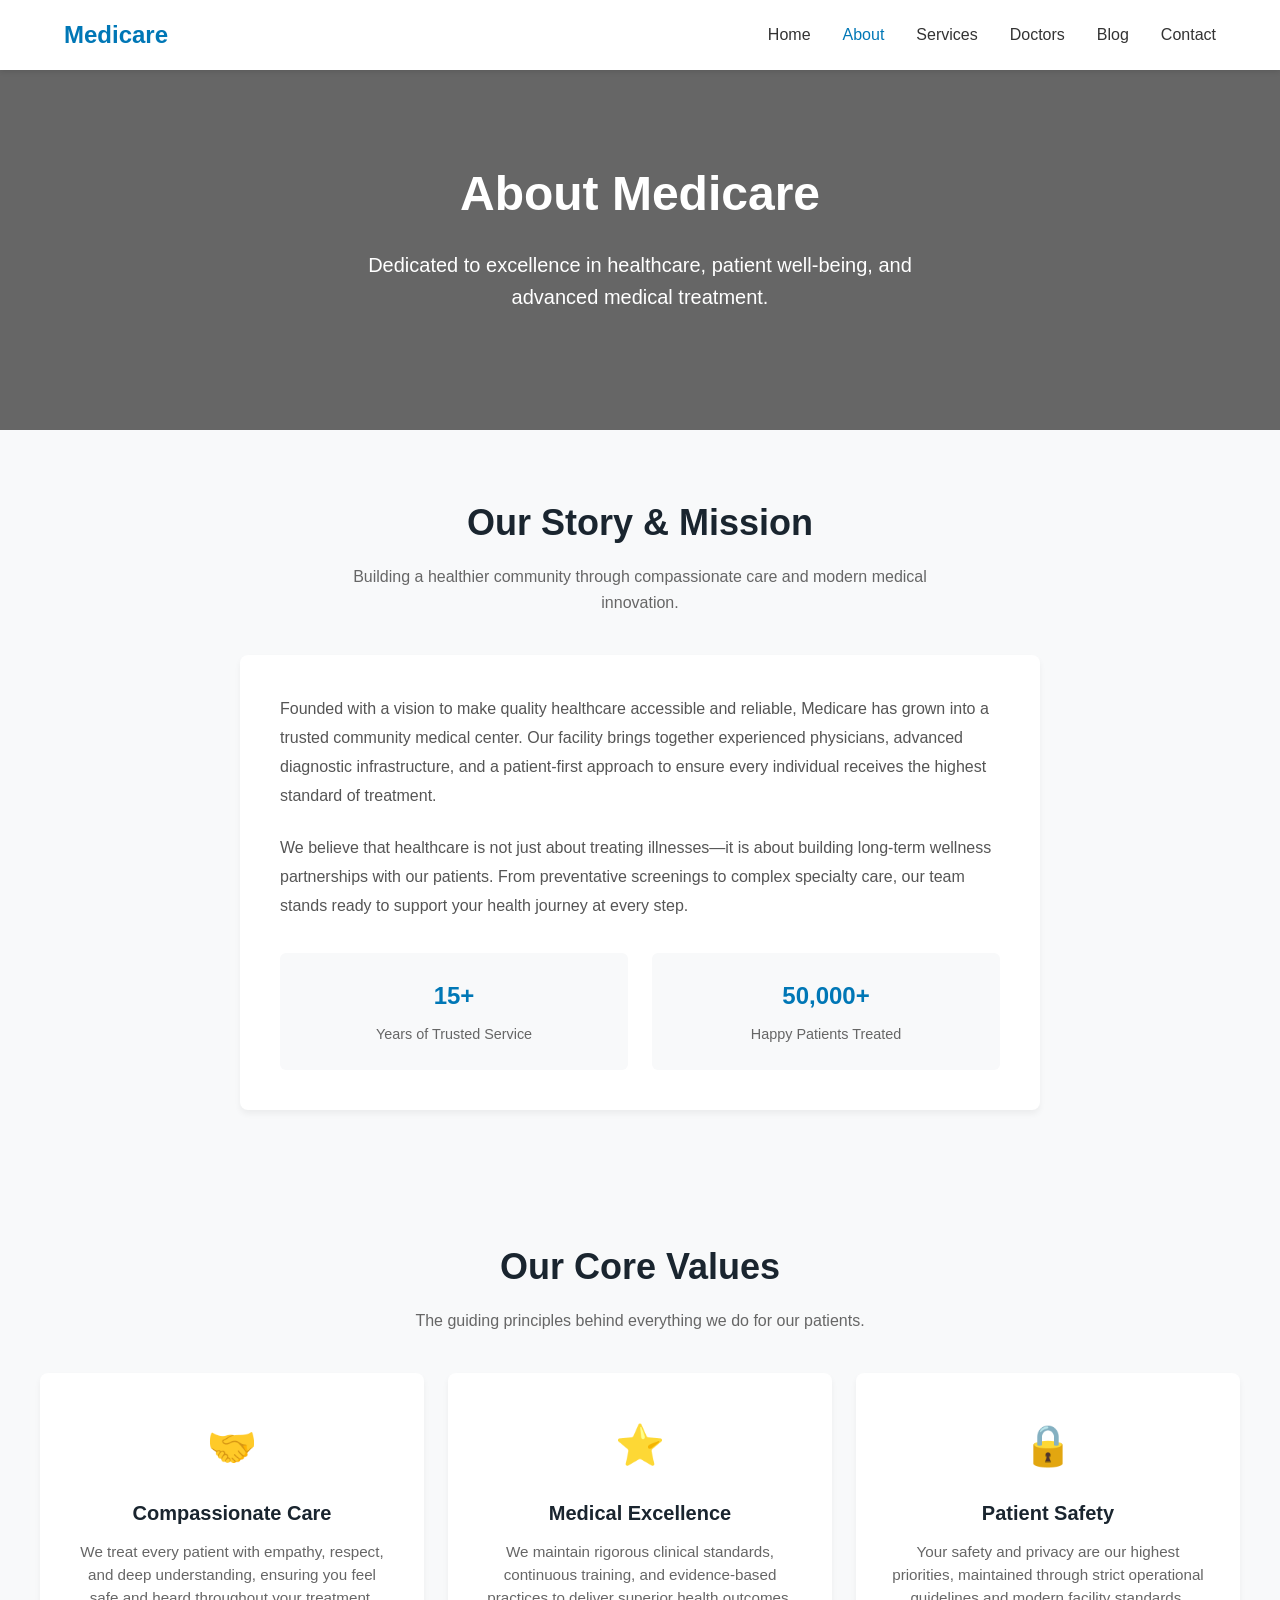
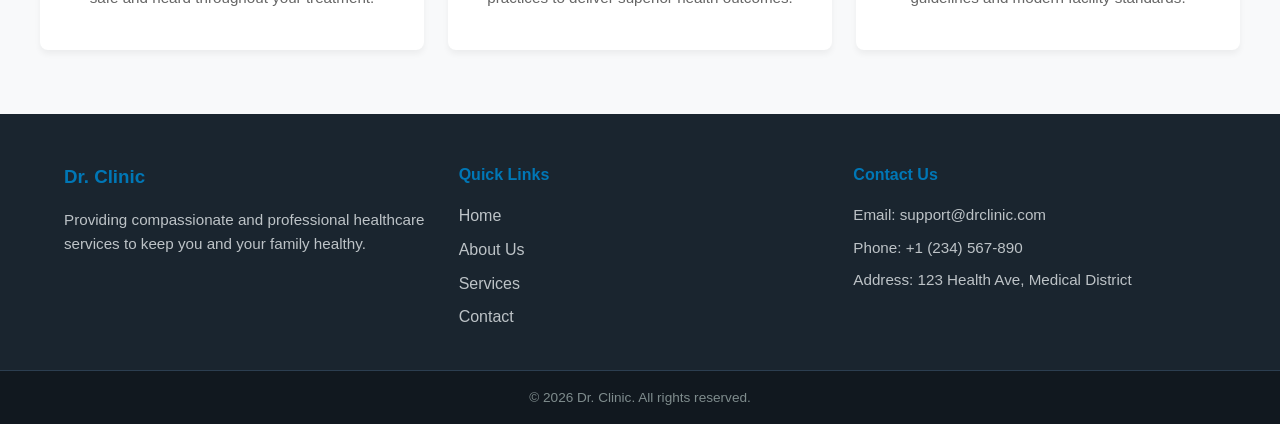
<file: about.html>
<!DOCTYPE html>
<html lang="en">
<head>
    <meta charset="UTF-8">
    <meta name="viewport" content="width=device-width, initial-scale=1.0">
    <title>About Us - Medicare</title>
    <link rel="stylesheet" href="style.css">
</head>
<body>

    <!-- Header / Navigation -->
    <header class="site-header">
        <div class="header-container">
            <div class="logo">
                <a href="index.html">Medicare</a>
            </div>
            <button class="menu-toggle" id="menuToggle" aria-label="Toggle navigation">
                <span></span>
                <span></span>
                <span></span>
            </button>
            <nav class="nav-menu" id="navMenu">
                <ul class="nav-list">
                    <li><a href="index.html">Home</a></li>
                    <li><a href="about.html" style="color: #0077b6;">About</a></li>
                    <li><a href="services.html">Services</a></li>
                    <li><a href="doctors.html">Doctors</a></li>
                    <li><a href="blog.html">Blog</a></li>
                    <li><a href="contact.html">Contact</a></li>
                </ul>
            </nav>
        </div>
    </header>

    <!-- Page Banner -->
    <section class="banner-container" style="min-height: 40vh;">
        <div class="banner-content">
            <h1>About Medicare</h1>
            <p>Dedicated to excellence in healthcare, patient well-being, and advanced medical treatment.</p>
        </div>
    </section>

    <!-- About Story Section -->
    <section class="why-choose-us">
        <div class="container">
            <div class="section-header">
                <h2>Our Story & Mission</h2>
                <p>Building a healthier community through compassionate care and modern medical innovation.</p>
            </div>

            <div style="max-width: 800px; margin: 0 auto; background: #ffffff; padding: 2.5rem; border-radius: 8px; box-shadow: 0 4px 6px rgba(0, 0, 0, 0.05);">
                <p style="font-size: 1rem; color: #555; line-height: 1.8; margin-bottom: 1.5rem;">
                    Founded with a vision to make quality healthcare accessible and reliable, Medicare has grown into a trusted community medical center. Our facility brings together experienced physicians, advanced diagnostic infrastructure, and a patient-first approach to ensure every individual receives the highest standard of treatment.
                </p>
                <p style="font-size: 1rem; color: #555; line-height: 1.8; margin-bottom: 1.5rem;">
                    We believe that healthcare is not just about treating illnesses—it is about building long-term wellness partnerships with our patients. From preventative screenings to complex specialty care, our team stands ready to support your health journey at every step.
                </p>
                <div style="display: grid; grid-template-columns: 1fr 1fr; gap: 1.5rem; margin-top: 2rem; text-align: center;">
                    <div style="background: #f8f9fa; padding: 1.5rem; border-radius: 6px;">
                        <h3 style="color: #0077b6; font-size: 1.5rem; margin-bottom: 0.5rem;">15+</h3>
                        <p style="font-size: 0.9rem; color: #666; margin: 0;">Years of Trusted Service</p>
                    </div>
                    <div style="background: #f8f9fa; padding: 1.5rem; border-radius: 6px;">
                        <h3 style="color: #0077b6; font-size: 1.5rem; margin-bottom: 0.5rem;">50,000+</h3>
                        <p style="font-size: 0.9rem; color: #666; margin: 0;">Happy Patients Treated</p>
                    </div>
                </div>
            </div>
        </div>
    </section>

    <!-- Core Values Section -->
    <section class="services-section">
        <div class="container">
            <div class="section-header">
                <h2>Our Core Values</h2>
                <p>The guiding principles behind everything we do for our patients.</p>
            </div>

            <div class="features-grid">
                <div class="feature-card">
                    <div class="icon-box">🤝</div>
                    <h3>Compassionate Care</h3>
                    <p>We treat every patient with empathy, respect, and deep understanding, ensuring you feel safe and heard throughout your treatment.</p>
                </div>
                <div class="feature-card">
                    <div class="icon-box">⭐</div>
                    <h3>Medical Excellence</h3>
                    <p>We maintain rigorous clinical standards, continuous training, and evidence-based practices to deliver superior health outcomes.</p>
                </div>
                <div class="feature-card">
                    <div class="icon-box">🔒</div>
                    <h3>Patient Safety</h3>
                    <p>Your safety and privacy are our highest priorities, maintained through strict operational guidelines and modern facility standards.</p>
                </div>
            </div>
        </div>
    </section>

    <!-- Footer -->
     <footer class="site-footer" id="contact">
        <div class="footer-container">
            <!-- About Section -->
            <div class="footer-col">
                <h3>Dr. Clinic</h3>
                <p>Providing compassionate and professional healthcare services to keep you and your family healthy.</p>
            </div>

            <!-- Quick Links -->
            <div class="footer-col">
                <h4>Quick Links</h4>
                <ul>
                    <li><a href="#home">Home</a></li>
                    <li><a href="#about">About Us</a></li>
                    <li><a href="#services">Services</a></li>
                    <li><a href="#contact">Contact</a></li>
                </ul>
            </div>

            <!-- Contact Info -->
            <div class="footer-col">
                <h4>Contact Us</h4>
                <p>Email: support@drclinic.com</p>
                <p>Phone: +1 (234) 567-890</p>
                <p>Address: 123 Health Ave, Medical District</p>
            </div>
        </div>

        <div class="footer-bottom">
            <p>&copy; 2026 Dr. Clinic. All rights reserved.</p>
        </div>
    </footer>

    <script src="script.js"></script>
</body>
</html>
</file>
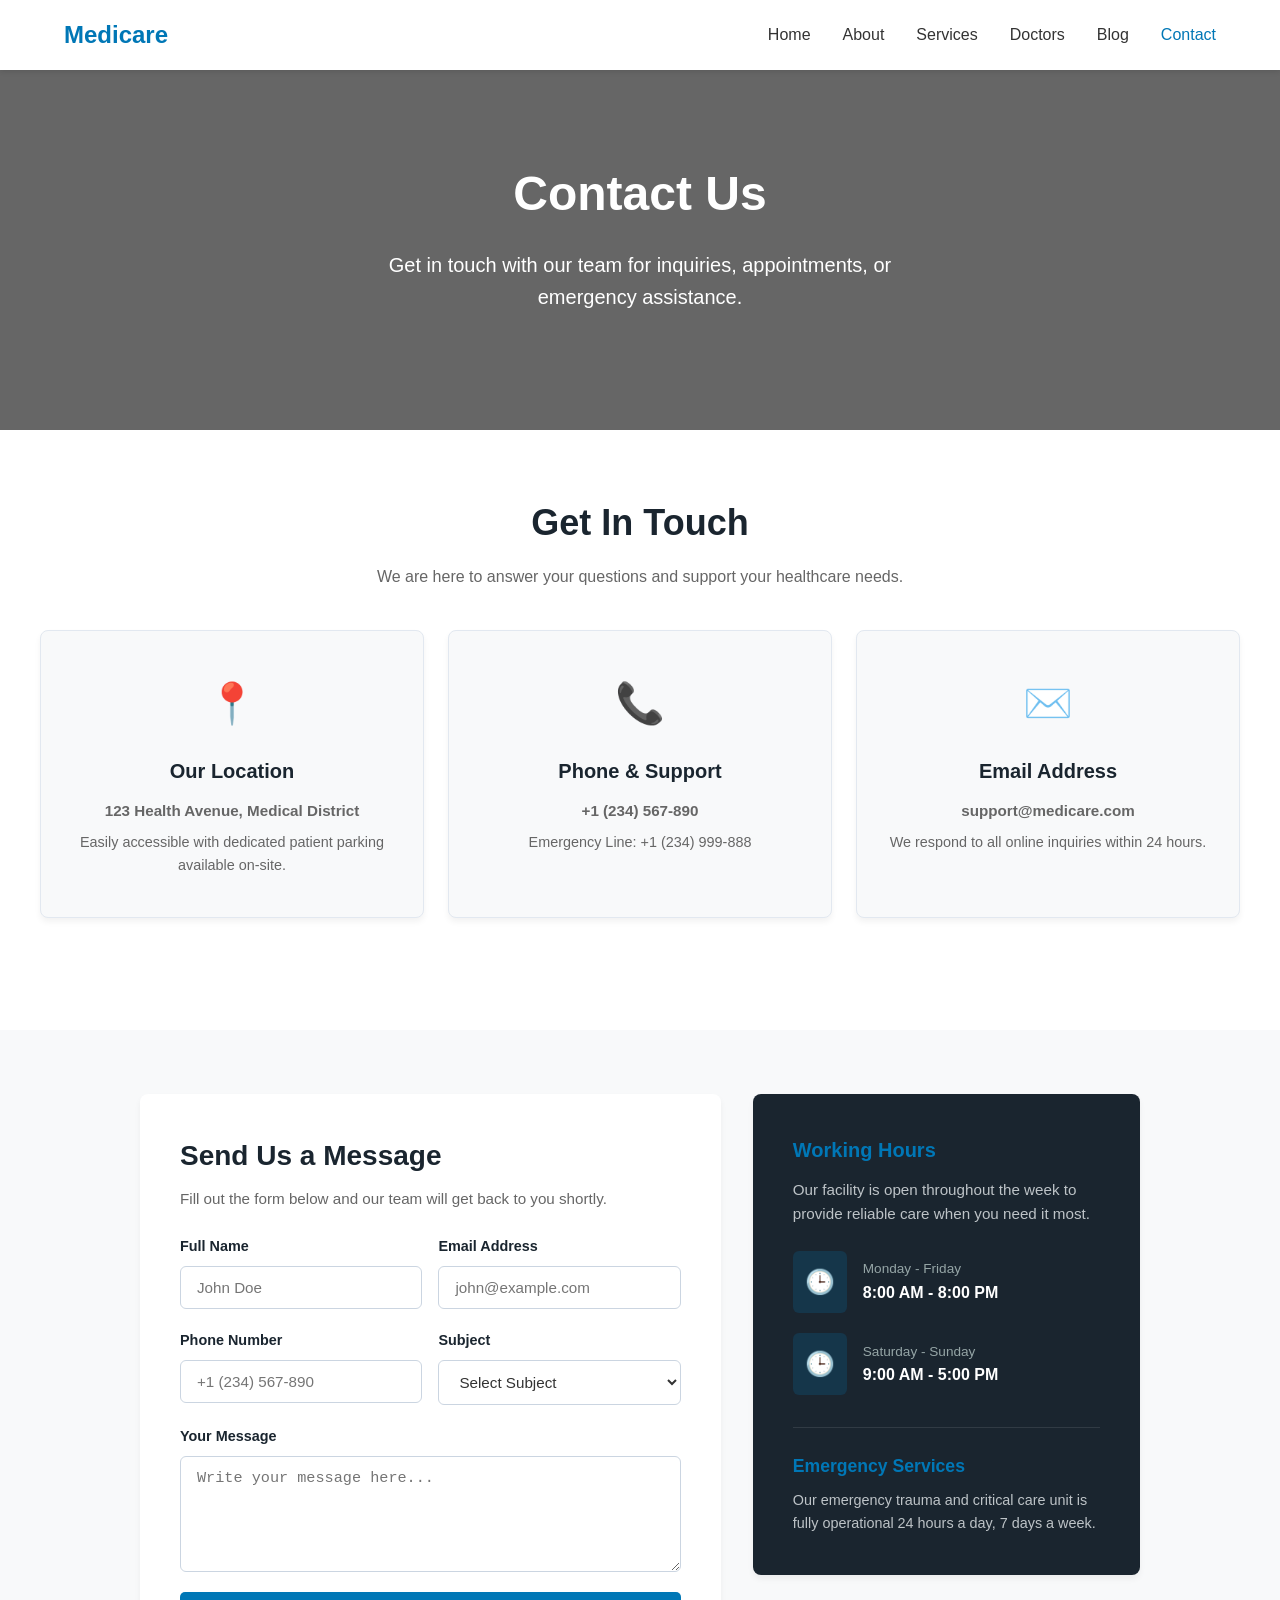
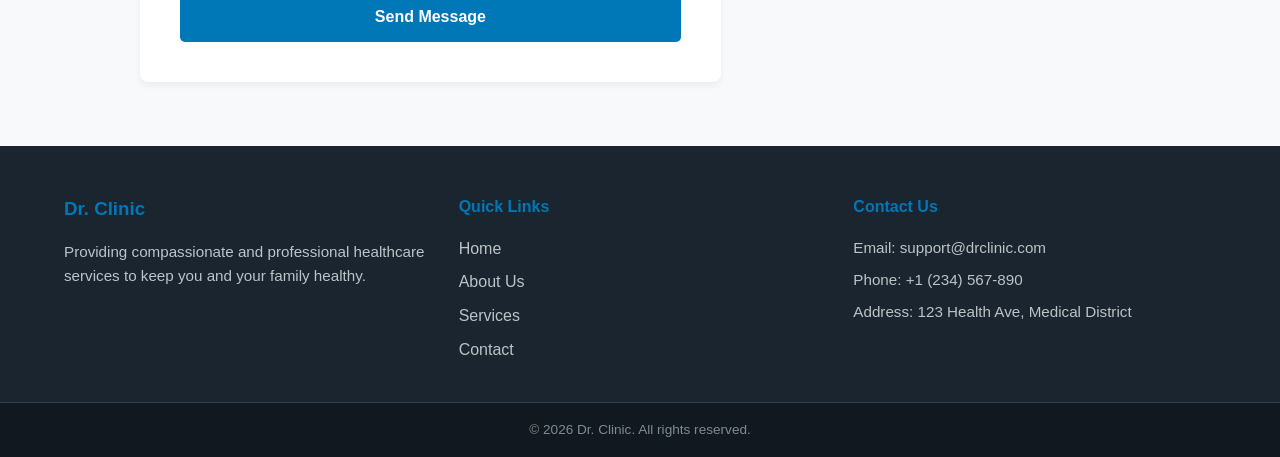
<file: contact.html>
<!DOCTYPE html>
<html lang="en">
<head>
    <meta charset="UTF-8">
    <meta name="viewport" content="width=device-width, initial-scale=1.0">
    <title>Contact Us - Medicare</title>
    <link rel="stylesheet" href="style.css">
</head>
<body>

    <!-- Header / Navigation -->
    <header class="site-header">
        <div class="header-container">
            <div class="logo">
                <a href="index.html">Medicare</a>
            </div>
            <button class="menu-toggle" id="menuToggle" aria-label="Toggle navigation">
                <span></span>
                <span></span>
                <span></span>
            </button>
            <nav class="nav-menu" id="navMenu">
                <ul class="nav-list">
                    <li><a href="index.html">Home</a></li>
                    <li><a href="about.html">About</a></li>
                    <li><a href="services.html">Services</a></li>
                    <li><a href="doctors.html">Doctors</a></li>
                    <li><a href="blog.html">Blog</a></li>
                    <li><a href="contact.html" style="color: #0077b6;">Contact</a></li>
                </ul>
            </nav>
        </div>
    </header>

    <!-- Page Banner -->
    <section class="banner-container" style="min-height: 40vh;">
        <div class="banner-content">
            <h1>Contact Us</h1>
            <p>Get in touch with our team for inquiries, appointments, or emergency assistance.</p>
        </div>
    </section>

    <!-- Visit Clinic & Info Cards -->
    <section class="visit-section">
        <div class="container">
            <div class="section-header">
                <h2>Get In Touch</h2>
                <p>We are here to answer your questions and support your healthcare needs.</p>
            </div>

            <div class="visit-grid" style="margin-bottom: 3rem;">
                <!-- Location Card -->
                <div class="visit-card">
                    <div class="visit-icon">📍</div>
                    <h3>Our Location</h3>
                    <p class="address-text">123 Health Avenue, Medical District</p>
                    <p style="margin-top: 0.5rem; font-size: 0.9rem;">Easily accessible with dedicated patient parking available on-site.</p>
                </div>

                <!-- Phone Card -->
                <div class="visit-card">
                    <div class="visit-icon">📞</div>
                    <h3>Phone & Support</h3>
                    <p class="address-text">+1 (234) 567-890</p>
                    <p style="margin-top: 0.5rem; font-size: 0.9rem;">Emergency Line: +1 (234) 999-888</p>
                </div>

                <!-- Email Card -->
                <div class="visit-card">
                    <div class="visit-icon">✉️</div>
                    <h3>Email Address</h3>
                    <p class="address-text">support@medicare.com</p>
                    <p style="margin-top: 0.5rem; font-size: 0.9rem;">We respond to all online inquiries within 24 hours.</p>
                </div>
            </div>
        </div>
    </section>

    <!-- Contact Form Section -->
    <section class="booking-section" style="background-color: #f8f9fa;">
        <div class="booking-wrapper">
            <!-- Contact Form -->
            <div class="booking-form-container">
                <div style="margin-bottom: 1.5rem;">
                    <h2 style="font-size: 1.75rem; color: #1a252f; margin-bottom: 0.5rem;">Send Us a Message</h2>
                    <p style="font-size: 0.95rem; color: #666;">Fill out the form below and our team will get back to you shortly.</p>
                </div>
                
                <form class="appointment-form" action="#" method="POST">
                    <div class="form-row">
                        <div class="form-group">
                            <label for="name">Full Name</label>
                            <input type="text" id="name" name="name" placeholder="John Doe" required>
                        </div>
                        <div class="form-group">
                            <label for="email">Email Address</label>
                            <input type="email" id="email" name="email" placeholder="john@example.com" required>
                        </div>
                    </div>

                    <div class="form-row">
                        <div class="form-group">
                            <label for="phone">Phone Number</label>
                            <input type="tel" id="phone" name="phone" placeholder="+1 (234) 567-890" required>
                        </div>
                        <div class="form-group">
                            <label for="subject">Subject</label>
                            <select id="subject" name="subject" required>
                                <option value="" disabled selected>Select Subject</option>
                                <option value="general">General Inquiry</option>
                                <option value="appointment">Appointment Assistance</option>
                                <option value="billing">Billing & Insurance</option>
                                <option value="feedback">Feedback</option>
                            </select>
                        </div>
                    </div>

                    <div class="form-group">
                        <label for="message">Your Message</label>
                        <textarea id="message" name="message" rows="5" placeholder="Write your message here..." required></textarea>
                    </div>

                    <button type="submit" class="btn-primary form-submit-btn">Send Message</button>
                </form>
            </div>

            <!-- Side Info Card -->
            <div class="booking-info-card">
                <h3>Working Hours</h3>
                <p>Our facility is open throughout the week to provide reliable care when you need it most.</p>
                
                <div class="info-contact-item">
                    <div class="info-icon">🕒</div>
                    <div>
                        <span class="info-label">Monday - Friday</span>
                        <span class="info-value">8:00 AM - 8:00 PM</span>
                    </div>
                </div>

                <div class="info-contact-item">
                    <div class="info-icon">🕒</div>
                    <div>
                        <span class="info-label">Saturday - Sunday</span>
                        <span class="info-value">9:00 AM - 5:00 PM</span>
                    </div>
                </div>

                <div style="margin-top: 2rem; border-top: 1px solid rgba(255,255,255,0.1); padding-top: 1.5rem;">
                    <h3 style="font-size: 1.1rem; margin-bottom: 0.5rem; color: #0077b6;">Emergency Services</h3>
                    <p style="font-size: 0.9rem; color: #bdc3c7; margin-bottom: 0;">Our emergency trauma and critical care unit is fully operational 24 hours a day, 7 days a week.</p>
                </div>
            </div>
        </div>
    </section>

    <!-- Footer -->
    <footer class="site-footer" id="contact">
        <div class="footer-container">
            <!-- About Section -->
            <div class="footer-col">
                <h3>Dr. Clinic</h3>
                <p>Providing compassionate and professional healthcare services to keep you and your family healthy.</p>
            </div>

            <!-- Quick Links -->
            <div class="footer-col">
                <h4>Quick Links</h4>
                <ul>
                    <li><a href="#home">Home</a></li>
                    <li><a href="#about">About Us</a></li>
                    <li><a href="#services">Services</a></li>
                    <li><a href="#contact">Contact</a></li>
                </ul>
            </div>

            <!-- Contact Info -->
            <div class="footer-col">
                <h4>Contact Us</h4>
                <p>Email: support@drclinic.com</p>
                <p>Phone: +1 (234) 567-890</p>
                <p>Address: 123 Health Ave, Medical District</p>
            </div>
        </div>

        <div class="footer-bottom">
            <p>&copy; 2026 Dr. Clinic. All rights reserved.</p>
        </div>
    </footer>

    <script src="script.js"></script>
</body>
</html>
</file>
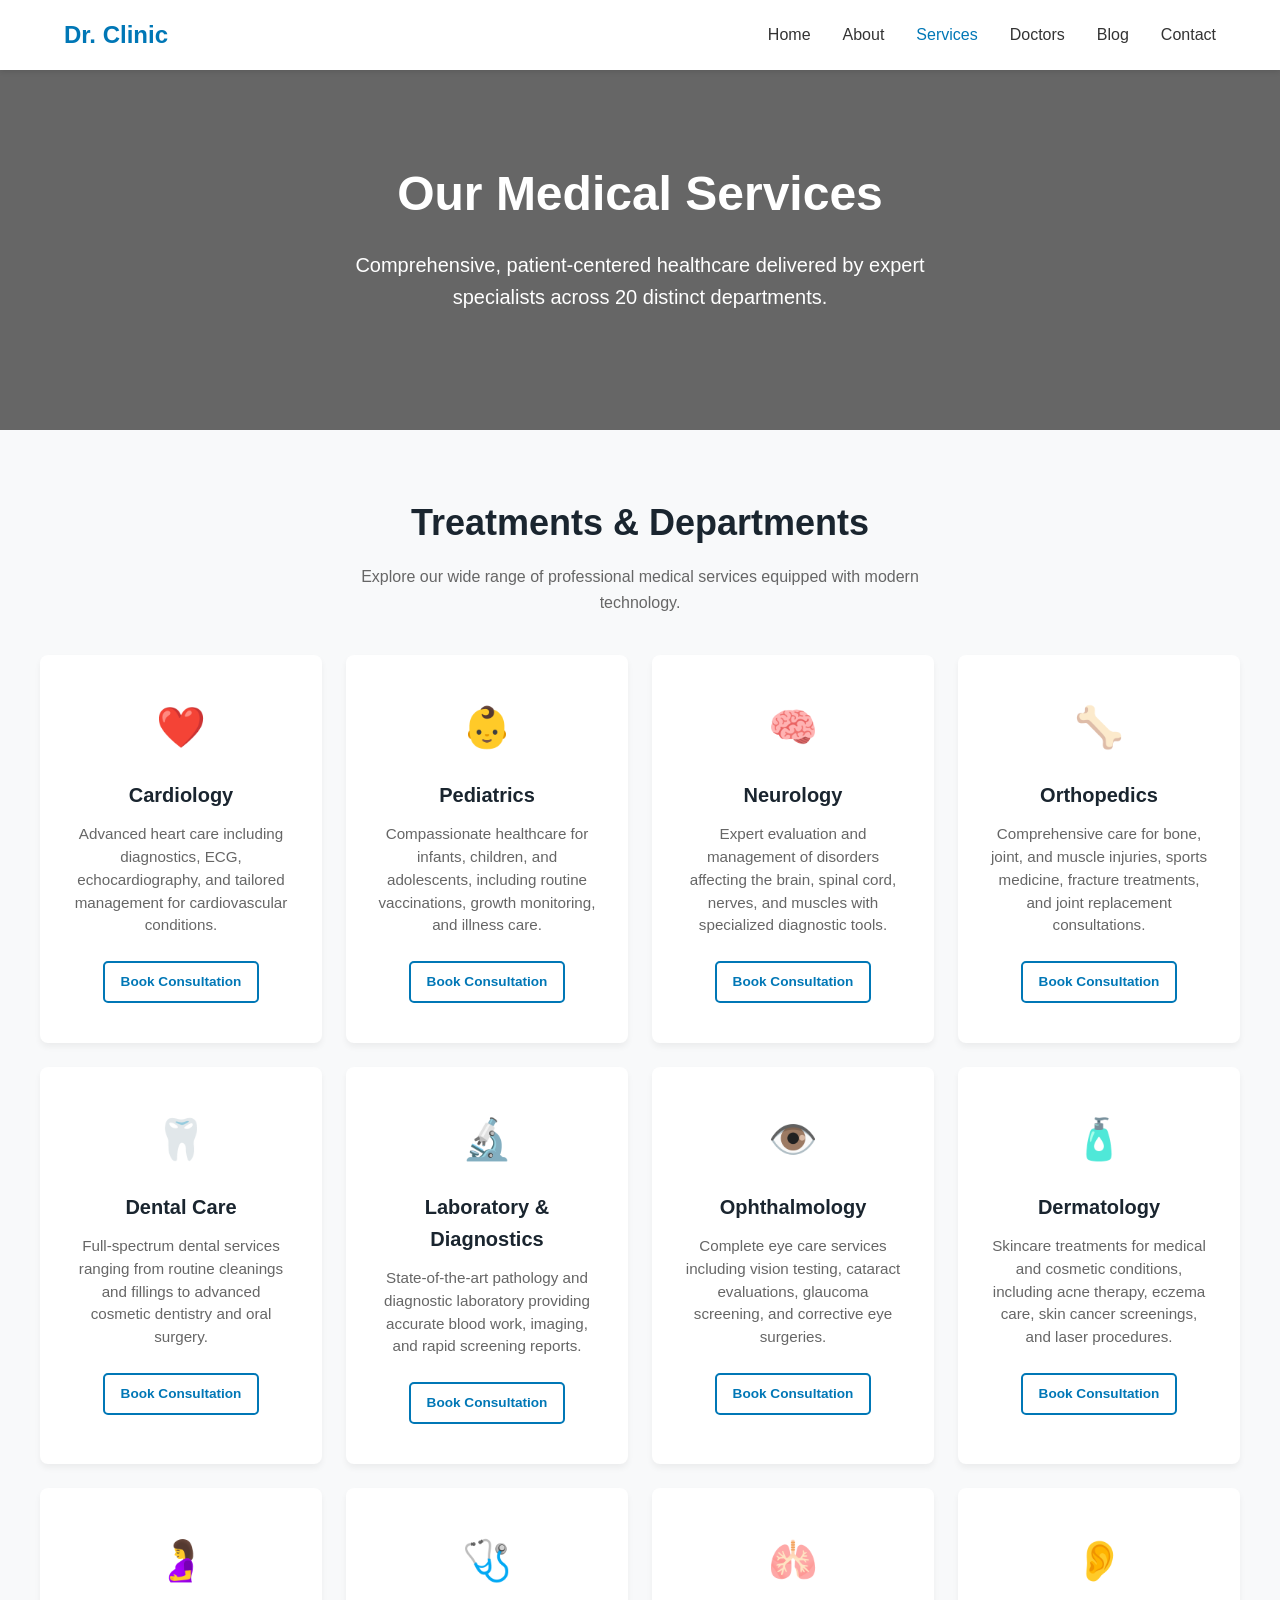
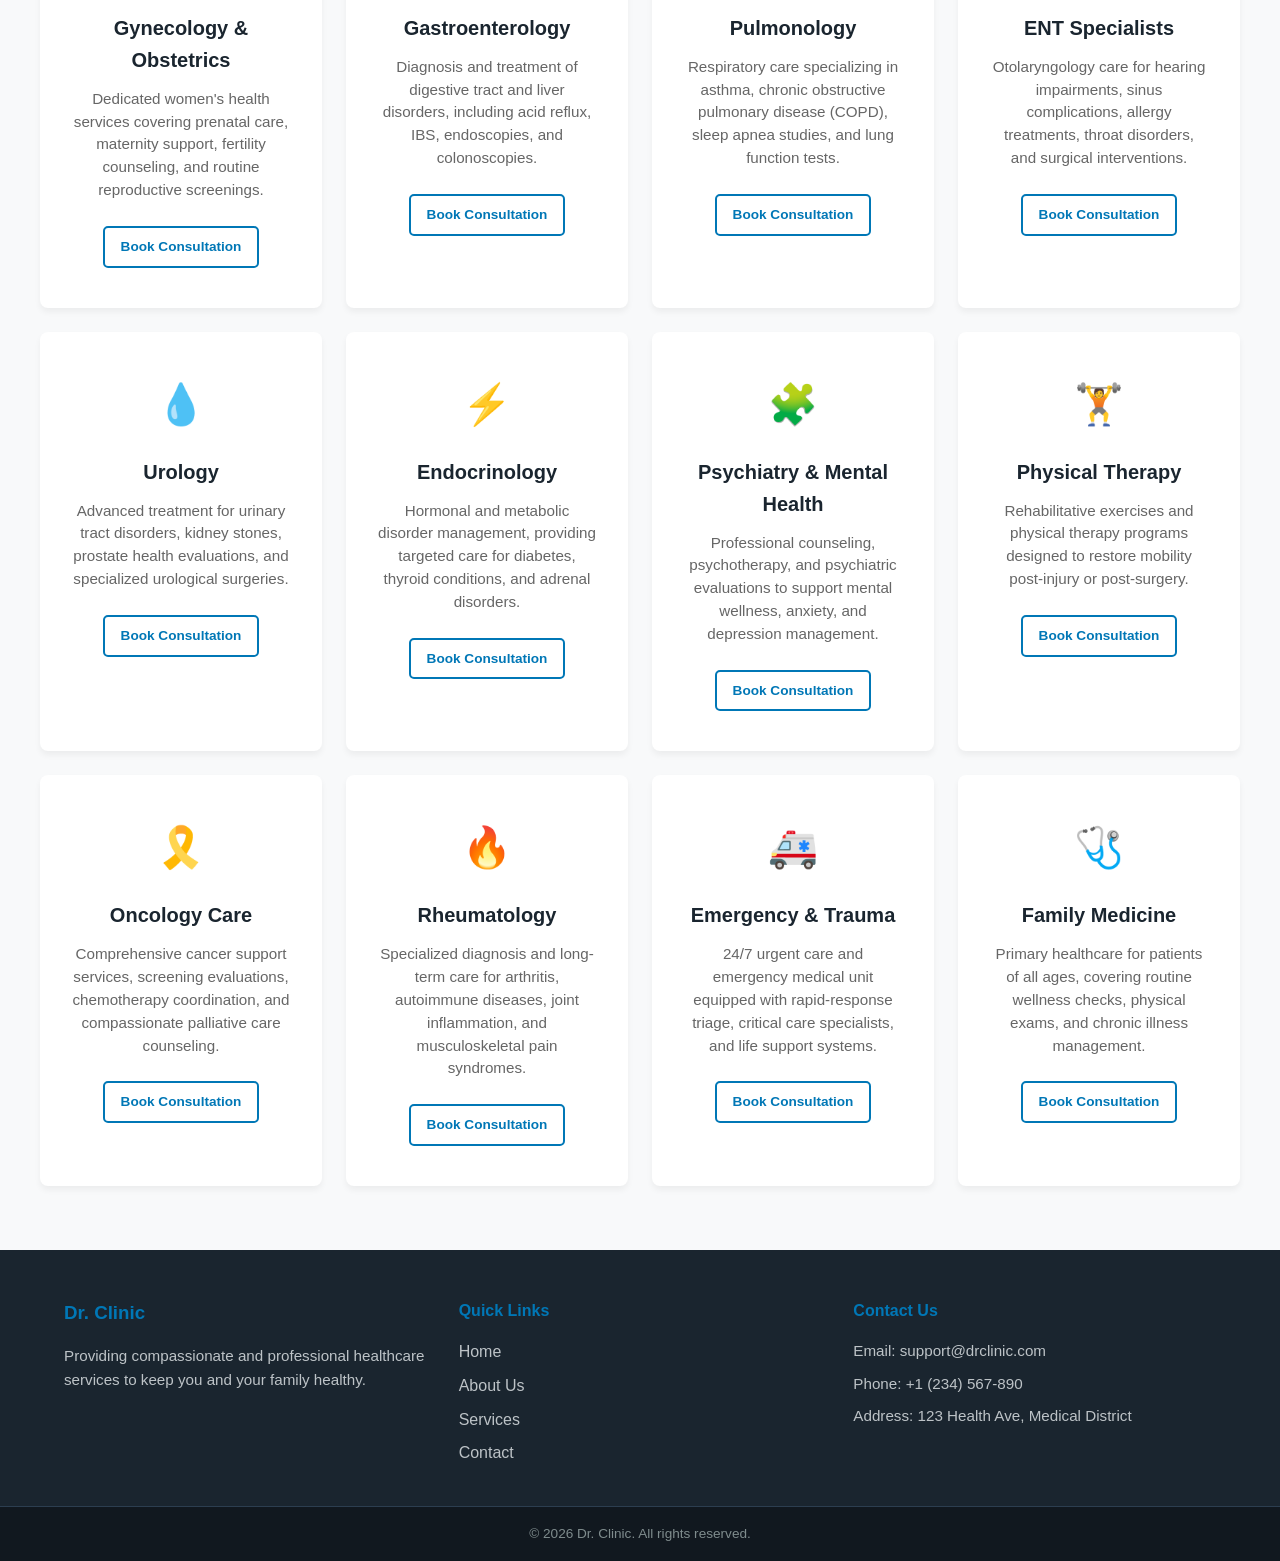
<file: services.html>
<!DOCTYPE html>
<html lang="en">
<head>
    <meta charset="UTF-8">
    <meta name="viewport" content="width=device-width, initial-scale=1.0">
    <title>Our Medical Services - Dr. Clinic</title>
    <link rel="stylesheet" href="style.css">
</head>
<body>

    <!-- Header / Navigation -->
    <header class="site-header">
        <div class="header-container">
            <div class="logo">
                <a href="index.html">Dr. Clinic</a>
            </div>
            <button class="menu-toggle" id="menuToggle" aria-label="Toggle navigation">
                <span></span>
                <span></span>
                <span></span>
            </button>
            <nav class="nav-menu" id="navMenu">
                <ul class="nav-list">
                    <li><a href="index.html">Home</a></li>
                    <li><a href="about.html">About</a></li>
                    <li><a href="services.html" style="color: #0077b6;">Services</a></li>
                    <li><a href="doctors.html">Doctors</a></li>
                    <li><a href="blog.html">Blog</a></li>
                    <li><a href="contact.html">Contact</a></li>
                </ul>
            </nav>
        </div>
    </header>

    <!-- Page Banner -->
    <section class="banner-container" style="min-height: 40vh;">
        <div class="banner-content">
            <h1>Our Medical Services</h1>
            <p>Comprehensive, patient-centered healthcare delivered by expert specialists across 20 distinct departments.</p>
        </div>
    </section>

    <!-- Detailed Services Section -->
    <section class="services-section">
        <div class="container">
            <div class="section-header">
                <h2>Treatments & Departments</h2>
                <p>Explore our wide range of professional medical services equipped with modern technology.</p>
            </div>

            <div class="services-grid">
                <!-- 1. Cardiology -->
                <div class="service-card">
                    <div class="service-icon">❤️</div>
                    <h3>Cardiology</h3>
                    <p>Advanced heart care including diagnostics, ECG, echocardiography, and tailored management for cardiovascular conditions.</p>
                    <div style="margin-top: 1.5rem;">
                        <a href="contact.html" class="btn-secondary" style="padding: 0.5rem 1rem; font-size: 0.85rem;">Book Consultation</a>
                    </div>
                </div>

                <!-- 2. Pediatrics -->
                <div class="service-card">
                    <div class="service-icon">👶</div>
                    <h3>Pediatrics</h3>
                    <p>Compassionate healthcare for infants, children, and adolescents, including routine vaccinations, growth monitoring, and illness care.</p>
                    <div style="margin-top: 1.5rem;">
                        <a href="contact.html" class="btn-secondary" style="padding: 0.5rem 1rem; font-size: 0.85rem;">Book Consultation</a>
                    </div>
                </div>

                <!-- 3. Neurology -->
                <div class="service-card">
                    <div class="service-icon">🧠</div>
                    <h3>Neurology</h3>
                    <p>Expert evaluation and management of disorders affecting the brain, spinal cord, nerves, and muscles with specialized diagnostic tools.</p>
                    <div style="margin-top: 1.5rem;">
                        <a href="contact.html" class="btn-secondary" style="padding: 0.5rem 1rem; font-size: 0.85rem;">Book Consultation</a>
                    </div>
                </div>

                <!-- 4. Orthopedics -->
                <div class="service-card">
                    <div class="service-icon">🦴</div>
                    <h3>Orthopedics</h3>
                    <p>Comprehensive care for bone, joint, and muscle injuries, sports medicine, fracture treatments, and joint replacement consultations.</p>
                    <div style="margin-top: 1.5rem;">
                        <a href="contact.html" class="btn-secondary" style="padding: 0.5rem 1rem; font-size: 0.85rem;">Book Consultation</a>
                    </div>
                </div>

                <!-- 5. Dental Care -->
                <div class="service-card">
                    <div class="service-icon">🦷</div>
                    <h3>Dental Care</h3>
                    <p>Full-spectrum dental services ranging from routine cleanings and fillings to advanced cosmetic dentistry and oral surgery.</p>
                    <div style="margin-top: 1.5rem;">
                        <a href="contact.html" class="btn-secondary" style="padding: 0.5rem 1rem; font-size: 0.85rem;">Book Consultation</a>
                    </div>
                </div>

                <!-- 6. Laboratory & Diagnostics -->
                <div class="service-card">
                    <div class="service-icon">🔬</div>
                    <h3>Laboratory & Diagnostics</h3>
                    <p>State-of-the-art pathology and diagnostic laboratory providing accurate blood work, imaging, and rapid screening reports.</p>
                    <div style="margin-top: 1.5rem;">
                        <a href="contact.html" class="btn-secondary" style="padding: 0.5rem 1rem; font-size: 0.85rem;">Book Consultation</a>
                    </div>
                </div>

                <!-- 7. Ophthalmology -->
                <div class="service-card">
                    <div class="service-icon">👁️</div>
                    <h3>Ophthalmology</h3>
                    <p>Complete eye care services including vision testing, cataract evaluations, glaucoma screening, and corrective eye surgeries.</p>
                    <div style="margin-top: 1.5rem;">
                        <a href="contact.html" class="btn-secondary" style="padding: 0.5rem 1rem; font-size: 0.85rem;">Book Consultation</a>
                    </div>
                </div>

                <!-- 8. Dermatology -->
                <div class="service-card">
                    <div class="service-icon">🧴</div>
                    <h3>Dermatology</h3>
                    <p>Skincare treatments for medical and cosmetic conditions, including acne therapy, eczema care, skin cancer screenings, and laser procedures.</p>
                    <div style="margin-top: 1.5rem;">
                        <a href="contact.html" class="btn-secondary" style="padding: 0.5rem 1rem; font-size: 0.85rem;">Book Consultation</a>
                    </div>
                </div>

                <!-- 9. Gynecology & Obstetrics -->
                <div class="service-card">
                    <div class="service-icon">🤰</div>
                    <h3>Gynecology & Obstetrics</h3>
                    <p>Dedicated women's health services covering prenatal care, maternity support, fertility counseling, and routine reproductive screenings.</p>
                    <div style="margin-top: 1.5rem;">
                        <a href="contact.html" class="btn-secondary" style="padding: 0.5rem 1rem; font-size: 0.85rem;">Book Consultation</a>
                    </div>
                </div>

                <!-- 10. Gastroenterology -->
                <div class="service-card">
                    <div class="service-icon">🩺</div>
                    <h3>Gastroenterology</h3>
                    <p>Diagnosis and treatment of digestive tract and liver disorders, including acid reflux, IBS, endoscopies, and colonoscopies.</p>
                    <div style="margin-top: 1.5rem;">
                        <a href="contact.html" class="btn-secondary" style="padding: 0.5rem 1rem; font-size: 0.85rem;">Book Consultation</a>
                    </div>
                </div>

                <!-- 11. Pulmonology -->
                <div class="service-card">
                    <div class="service-icon">🫁</div>
                    <h3>Pulmonology</h3>
                    <p>Respiratory care specializing in asthma, chronic obstructive pulmonary disease (COPD), sleep apnea studies, and lung function tests.</p>
                    <div style="margin-top: 1.5rem;">
                        <a href="contact.html" class="btn-secondary" style="padding: 0.5rem 1rem; font-size: 0.85rem;">Book Consultation</a>
                    </div>
                </div>

                <!-- 12. ENT (Ear, Nose & Throat) -->
                <div class="service-card">
                    <div class="service-icon">👂</div>
                    <h3>ENT Specialists</h3>
                    <p>Otolaryngology care for hearing impairments, sinus complications, allergy treatments, throat disorders, and surgical interventions.</p>
                    <div style="margin-top: 1.5rem;">
                        <a href="contact.html" class="btn-secondary" style="padding: 0.5rem 1rem; font-size: 0.85rem;">Book Consultation</a>
                    </div>
                </div>

                <!-- 13. Urology -->
                <div class="service-card">
                    <div class="service-icon">💧</div>
                    <h3>Urology</h3>
                    <p>Advanced treatment for urinary tract disorders, kidney stones, prostate health evaluations, and specialized urological surgeries.</p>
                    <div style="margin-top: 1.5rem;">
                        <a href="contact.html" class="btn-secondary" style="padding: 0.5rem 1rem; font-size: 0.85rem;">Book Consultation</a>
                    </div>
                </div>

                <!-- 14. Endocrinology -->
                <div class="service-card">
                    <div class="service-icon">⚡</div>
                    <h3>Endocrinology</h3>
                    <p>Hormonal and metabolic disorder management, providing targeted care for diabetes, thyroid conditions, and adrenal disorders.</p>
                    <div style="margin-top: 1.5rem;">
                        <a href="contact.html" class="btn-secondary" style="padding: 0.5rem 1rem; font-size: 0.85rem;">Book Consultation</a>
                    </div>
                </div>

                <!-- 15. Psychiatry & Mental Health -->
                <div class="service-card">
                    <div class="service-icon">🧩</div>
                    <h3>Psychiatry & Mental Health</h3>
                    <p>Professional counseling, psychotherapy, and psychiatric evaluations to support mental wellness, anxiety, and depression management.</p>
                    <div style="margin-top: 1.5rem;">
                        <a href="contact.html" class="btn-secondary" style="padding: 0.5rem 1rem; font-size: 0.85rem;">Book Consultation</a>
                    </div>
                </div>

                <!-- 16. Physical Therapy & Rehabilitation -->
                <div class="service-card">
                    <div class="service-icon">🏋️</div>
                    <h3>Physical Therapy</h3>
                    <p>Rehabilitative exercises and physical therapy programs designed to restore mobility post-injury or post-surgery.</p>
                    <div style="margin-top: 1.5rem;">
                        <a href="contact.html" class="btn-secondary" style="padding: 0.5rem 1rem; font-size: 0.85rem;">Book Consultation</a>
                    </div>
                </div>

                <!-- 17. Oncology -->
                <div class="service-card">
                    <div class="service-icon">🎗️</div>
                    <h3>Oncology Care</h3>
                    <p>Comprehensive cancer support services, screening evaluations, chemotherapy coordination, and compassionate palliative care counseling.</p>
                    <div style="margin-top: 1.5rem;">
                        <a href="contact.html" class="btn-secondary" style="padding: 0.5rem 1rem; font-size: 0.85rem;">Book Consultation</a>
                    </div>
                </div>

                <!-- 18. Rheumatology -->
                <div class="service-card">
                    <div class="service-icon">🔥</div>
                    <h3>Rheumatology</h3>
                    <p>Specialized diagnosis and long-term care for arthritis, autoimmune diseases, joint inflammation, and musculoskeletal pain syndromes.</p>
                    <div style="margin-top: 1.5rem;">
                        <a href="contact.html" class="btn-secondary" style="padding: 0.5rem 1rem; font-size: 0.85rem;">Book Consultation</a>
                    </div>
                </div>

                <!-- 19. Emergency & Trauma Care -->
                <div class="service-card">
                    <div class="service-icon">🚑</div>
                    <h3>Emergency & Trauma</h3>
                    <p>24/7 urgent care and emergency medical unit equipped with rapid-response triage, critical care specialists, and life support systems.</p>
                    <div style="margin-top: 1.5rem;">
                        <a href="contact.html" class="btn-secondary" style="padding: 0.5rem 1rem; font-size: 0.85rem;">Book Consultation</a>
                    </div>
                </div>

                <!-- 20. General Practice & Family Medicine -->
                <div class="service-card">
                    <div class="service-icon">🩺</div>
                    <h3>Family Medicine</h3>
                    <p>Primary healthcare for patients of all ages, covering routine wellness checks, physical exams, and chronic illness management.</p>
                    <div style="margin-top: 1.5rem;">
                        <a href="contact.html" class="btn-secondary" style="padding: 0.5rem 1rem; font-size: 0.85rem;">Book Consultation</a>
                    </div>
                </div>
            </div>
        </div>
    </section>

    <!-- Footer -->
    <footer class="site-footer">
        <div class="footer-container">
            <!-- About Section -->
            <div class="footer-col">
                <h3>Dr. Clinic</h3>
                <p>Providing compassionate and professional healthcare services to keep you and your family healthy.</p>
            </div>

            <!-- Quick Links -->
            <div class="footer-col">
                <h4>Quick Links</h4>
                <ul>
                    <li><a href="index.html">Home</a></li>
                    <li><a href="about.html">About Us</a></li>
                    <li><a href="services.html">Services</a></li>
                    <li><a href="contact.html">Contact</a></li>
                </ul>
            </div>

            <!-- Contact Info -->
            <div class="footer-col">
                <h4>Contact Us</h4>
                <p>Email: support@drclinic.com</p>
                <p>Phone: +1 (234) 567-890</p>
                <p>Address: 123 Health Ave, Medical District</p>
            </div>
        </div>

        <div class="footer-bottom">
            <p>&copy; 2026 Dr. Clinic. All rights reserved.</p>
        </div>
    </footer>

    <script src="script.js"></script>
</body>
</html>
</file>
<file: style.css>
/* Global Reset */
* {
    margin: 0;
    padding: 0;
    box-sizing: border-box;
}

body {
    font-family: Arial, sans-serif;
    color: #333;
    line-height: 1.6;
    overflow-x: hidden;
}

/* Header Styles */
.site-header {
    background-color: #ffffff;
    box-shadow: 0 2px 5px rgba(0, 0, 0, 0.1);
    position: sticky;
    top: 0;
    z-index: 1000;
}

.header-container {
    max-width: 1200px;
    margin: 0 auto;
    padding: 1rem 1.5rem;
    display: flex;
    align-items: center;
    justify-content: space-between;
}

/* Logo */
.logo a {
    font-size: 1.5rem;
    font-weight: bold;
    color: #0077b6;
    text-decoration: none;
}

/* Navigation Menu */
.nav-list {
    list-style: none;
    display: flex;
    gap: 2rem;
}

.nav-list li a {
    text-decoration: none;
    color: #333;
    font-weight: 500;
    transition: color 0.3s ease;
}

.nav-list li a:hover {
    color: #0077b6;
}

/* Banner Styles */
.banner-container {
    background: linear-gradient(rgba(0, 0, 0, 0.6), rgba(0, 0, 0, 0.6)), 
                url('https://images.unsplash.com/photo-1576091160399-112ba8d25d1d?ixlib=rb-1.2.1&auto=format&fit=crop&w=1350&q=80') center/cover;
        min-height: 80vh;
        display: flex;
        align-items: center;
        justify-content: center;
        text-align: center;
        color: #ffffff;
        padding: 3rem 1.5rem;
}

.banner-content h1 {
    font-size: clamp(2rem, 5vw, 3rem);
    margin-bottom: 1rem;
}

.banner-content p {
    font-size: clamp(1rem, 2vw, 1.25rem);
    margin-bottom: 2rem;
    max-width: 600px;
    margin-left: auto;
    margin-right: auto;
}

.btn-primary {
    display: inline-block;
    padding: 1rem 2rem;
    background-color: #0077b6;
    color: white;
    text-decoration: none;
    border-radius: 5px;
    font-weight: bold;
    transition: background 0.3s;
}

.btn-primary:hover {
    background-color: #005a8a;
}

/* Common Section Padding */
.why-choose-us,
.expert-team,
.services-section {
    padding: 4rem 1.5rem;
}

.why-choose-us,
.services-section {
    background-color: #f8f9fa;
}

.expert-team {
    background-color: #ffffff;
}

.container {
    max-width: 1200px;
    margin: 0 auto;
}

.section-header {
    text-align: center;
    margin-bottom: 2.5rem;
}

.section-header h2 {
    font-size: clamp(1.75rem, 4vw, 2.25rem);
    color: #1a252f;
    margin-bottom: 0.75rem;
}

.section-header p {
    font-size: 1rem;
    color: #666;
    max-width: 600px;
    margin: 0 auto;
}

/* Grids Setup (Responsive via auto-fit) */
.features-grid,
.team-grid,
.services-grid {
    display: grid;
    grid-template-columns: repeat(auto-fit, minmax(260px, 1fr));
    gap: 1.5rem;
}

/* Cards */
.feature-card,
.team-card,
.service-card {
    background: #ffffff;
    border-radius: 8px;
    box-shadow: 0 4px 6px rgba(0, 0, 0, 0.05);
    transition: transform 0.3s ease, box-shadow 0.3s ease;
    overflow: hidden;
}

.feature-card:hover,
.team-card:hover,
.service-card:hover {
    transform: translateY(-5px);
    box-shadow: 0 10px 15px rgba(0, 0, 0, 0.1);
}

.feature-card,
.service-card {
    padding: 2.5rem 2rem;
    text-align: center;
}

.icon-box,
.service-icon {
    font-size: 2.5rem;
    margin-bottom: 1.25rem;
}

.feature-card h3,
.service-card h3 {
    font-size: 1.25rem;
    color: #1a252f;
    margin-bottom: 0.75rem;
}

.feature-card p,
.service-card p {
    font-size: 0.95rem;
    color: #666;
    line-height: 1.5;
}

/* Team Card Specifics */
.team-img-box {
    width: 100%;
    height: 260px;
    overflow: hidden;
}

.team-img-box img {
    width: 100%;
    height: 100%;
    object-fit: cover;
    transition: transform 0.3s ease;
}

.team-card:hover .team-img-box img {
    transform: scale(1.05);
}

.team-content {
    padding: 1.5rem;
    text-align: center;
}

.team-content h3 {
    font-size: 1.25rem;
    color: #1a252f;
    margin-bottom: 0.25rem;
}

.team-role {
    display: inline-block;
    font-size: 0.9rem;
    font-weight: 600;
    color: #0077b6;
    margin-bottom: 0.75rem;
}

.team-content p {
    font-size: 0.9rem;
    color: #666;
    line-height: 1.5;
}

/* Access & Availability Section */
.availability-section {
    padding: 4rem 1.5rem;
    background-color: #f8f9fa;
}

.availability-grid {
    display: grid;
    grid-template-columns: repeat(auto-fit, minmax(280px, 1fr));
    gap: 1.5rem;
    margin-bottom: 2rem;
}

.availability-card {
    background: #ffffff;
    border-radius: 8px;
    box-shadow: 0 4px 6px rgba(0, 0, 0, 0.05);
    overflow: hidden;
    transition: transform 0.3s ease, box-shadow 0.3s ease;
}

.availability-card:hover {
    transform: translateY(-5px);
    box-shadow: 0 10px 15px rgba(0, 0, 0, 0.1);
}

.day-header {
    background-color: #0077b6;
    color: #ffffff;
    padding: 1rem 1.5rem;
    text-align: center;
}

.day-header h3 {
    font-size: 1.2rem;
    margin: 0;
}

.hours-list {
    list-style: none;
    padding: 1.5rem;
    margin: 0;
}

.hours-list li {
    display: flex;
    justify-content: space-between;
    align-items: center;
    padding: 0.75rem 0;
    border-bottom: 1px solid #edf2f7;
}

.hours-list li:last-child {
    border-bottom: none;
}

.service-type {
    font-weight: 500;
    color: #333;
}

.time {
    font-weight: 600;
    color: #555;
}

.time.highlight {
    color: #0077b6;
    background-color: #e6f0fa;
    padding: 0.2rem 0.6rem;
    border-radius: 4px;
    font-size: 0.9rem;
}

.time.closed {
    color: #e63946;
}

.availability-note {
    text-align: center;
    margin-top: 1.5rem;
}

.availability-note p {
    font-size: 0.95rem;
    color: #666;
    font-style: italic;
}

/* FAQ Section */
.faq-section {
    padding: 4rem 1.5rem;
    background-color: #ffffff;
}

.faq-container {
    max-width: 800px;
    margin: 0 auto;
    display: flex;
    flex-direction: column;
    gap: 1rem;
}

.faq-item {
    background: #f8f9fa;
    border: 1px solid #e2e8f0;
    border-radius: 8px;
    overflow: hidden;
    transition: box-shadow 0.3s ease;
}

.faq-item:hover {
    box-shadow: 0 4px 6px rgba(0, 0, 0, 0.05);
}

.faq-question {
    width: 100%;
    background: none;
    border: none;
    padding: 1.25rem 1.5rem;
    display: flex;
    justify-content: space-between;
    align-items: center;
    font-size: 1.05rem;
    font-weight: 600;
    color: #1a252f;
    text-align: left;
    cursor: pointer;
    transition: color 0.3s ease;
}

.faq-question:hover {
    color: #0077b6;
}

.faq-icon {
    font-size: 1.25rem;
    font-weight: bold;
    color: #0077b6;
    transition: transform 0.3s ease;
}

.faq-answer {
    max-height: 0;
    overflow: hidden;
    padding: 0 1.5rem;
    transition: max-height 0.3s ease-in-out, padding 0.3s ease-in-out;
    color: #555;
    font-size: 0.95rem;
    line-height: 1.6;
}

/* Active State for Accordion */
.faq-item.active .faq-answer {
    max-height: 200px;
    padding-bottom: 1.25rem;
}

.faq-item.active .faq-icon {
    transform: rotate(45deg);
}

/* Services Button Styling */
.services-btn-container {
    text-align: center;
    margin-top: 2rem;
}

.btn-secondary {
    display: inline-block;
    padding: 0.85rem 2rem;
    background-color: transparent;
    color: #0077b6;
    border: 2px solid #0077b6;
    text-decoration: none;
    border-radius: 5px;
    font-weight: bold;
    transition: all 0.3s ease;
}

.btn-secondary:hover {
    background-color: #0077b6;
    color: #ffffff;
}

/* Visit Our Clinic Section */
.visit-section {
    padding: 4rem 1.5rem;
    background-color: #ffffff;
}

.visit-grid {
    display: grid;
    grid-template-columns: repeat(auto-fit, minmax(280px, 1fr));
    gap: 1.5rem;
}

.visit-card {
    background: #f8f9fa;
    border: 1px solid #e2e8f0;
    border-radius: 8px;
    padding: 2.5rem 2rem;
    text-align: center;
    box-shadow: 0 4px 6px rgba(0, 0, 0, 0.05);
    transition: transform 0.3s ease, box-shadow 0.3s ease;
    display: flex;
    flex-direction: column;
    align-items: center;
}

.visit-card:hover {
    transform: translateY(-5px);
    box-shadow: 0 10px 15px rgba(0, 0, 0, 0.1);
}

.visit-icon {
    font-size: 2.5rem;
    margin-bottom: 1.25rem;
}

.visit-card h3 {
    font-size: 1.25rem;
    color: #1a252f;
    margin-bottom: 0.75rem;
}

.visit-card p,
.visit-list {
    font-size: 0.95rem;
    color: #666;
    line-height: 1.6;
}

.address-text {
    font-weight: 600;
    color: #0077b6;
}

.visit-list {
    list-style: none;
    padding: 0;
    margin: 0;
    text-align: left;
    width: 100%;
}

.visit-list li {
    position: relative;
    padding-left: 1.2rem;
    margin-bottom: 0.5rem;
}

.visit-list li::before {
    content: "•";
    color: #0077b6;
    font-weight: bold;
    position: absolute;
    left: 0;
}

/* Booking Section */
.booking-section {
    padding: 4rem 1.5rem;
    background-color: #f8f9fa;
}

.booking-wrapper {
    max-width: 1000px;
    margin: 0 auto;
    display: grid;
    grid-template-columns: 1.5fr 1fr;
    gap: 2rem;
    align-items: start;
}

.booking-form-container,
.booking-info-card {
    background: #ffffff;
    padding: 2.5rem;
    border-radius: 8px;
    box-shadow: 0 4px 6px rgba(0, 0, 0, 0.05);
}

.appointment-form {
    display: flex;
    flex-direction: column;
    gap: 1.25rem;
}

.form-row {
    display: grid;
    grid-template-columns: 1fr 1fr;
    gap: 1rem;
}

.form-group {
    display: flex;
    flex-direction: column;
    gap: 0.5rem;
}

.form-group label {
    font-size: 0.9rem;
    font-weight: 600;
    color: #1a252f;
}

.form-group input,
.form-group select,
.form-group textarea {
    width: 100%;
    padding: 0.75rem 1rem;
    border: 1px solid #cbd5e1;
    border-radius: 6px;
    font-size: 0.95rem;
    color: #333;
    background-color: #fff;
    transition: border-color 0.3s ease, box-shadow 0.3s ease;
}

.form-group input:focus,
.form-group select:focus,
.form-group textarea:focus {
    outline: none;
    border-color: #0077b6;
    box-shadow: 0 0 0 3px rgba(0, 119, 182, 0.15);
}

.form-submit-btn {
    width: 100%;
    border: none;
    cursor: pointer;
    font-size: 1rem;
    text-align: center;
}

/* Booking Info Card */
.booking-info-card {
    background: #1a252f;
    color: #ffffff;
}

.booking-info-card h3 {
    color: #0077b6;
    font-size: 1.25rem;
    margin-bottom: 0.75rem;
}

.booking-info-card p {
    font-size: 0.95rem;
    color: #bdc3c7;
    line-height: 1.6;
    margin-bottom: 1.5rem;
}

.info-contact-item {
    display: flex;
    align-items: center;
    gap: 1rem;
    margin-bottom: 1.25rem;
}

.info-contact-item:last-child {
    margin-bottom: 0;
}

.info-icon {
    font-size: 1.5rem;
    background: rgba(0, 119, 182, 0.2);
    padding: 0.75rem;
    border-radius: 6px;
}

.info-label {
    display: block;
    font-size: 0.85rem;
    color: #95a5a6;
}

.info-value {
    display: block;
    font-size: 1rem;
    font-weight: 600;
    color: #ffffff;
}

/* Responsive breakpoint for booking layout */
@media (max-width: 900px) {
    .booking-wrapper {
        grid-template-columns: 1fr;
    }
}

@media (max-width: 576px) {
    .form-row {
        grid-template-columns: 1fr;
    }
}

/* Testimonials Section */
.testimonials-section {
    padding: 4rem 1.5rem;
    background-color: #ffffff;
}

.testimonials-grid {
    display: grid;
    grid-template-columns: repeat(auto-fit, minmax(280px, 1fr));
    gap: 1.5rem;
    margin-bottom: 2rem;
}

.testimonial-card {
    background: #f8f9fa;
    padding: 2rem;
    border-radius: 8px;
    box-shadow: 0 4px 6px rgba(0, 0, 0, 0.05);
    display: flex;
    flex-direction: column;
    justify-content: space-between;
    transition: transform 0.3s ease, box-shadow 0.3s ease;
}

.testimonial-card:hover {
    transform: translateY(-5px);
    box-shadow: 0 10px 15px rgba(0, 0, 0, 0.1);
}

.testimonial-text {
    font-size: 0.95rem;
    color: #555;
    font-style: italic;
    line-height: 1.6;
    margin-bottom: 1.25rem;
}

.testimonial-author {
    font-size: 1rem;
    color: #0077b6;
    font-weight: bold;
    text-align: right;
}

.testimonials-btn-container {
    text-align: center;
    margin-top: 2rem;
}

/* Mobile Menu Toggle */
.menu-toggle {
    display: none;
    background: none;
    border: none;
    cursor: pointer;
    flex-direction: column;
    gap: 5px;
}

.menu-toggle span {
    display: block;
    width: 25px;
    height: 3px;
    background-color: #333;
    transition: all 0.3s ease;
}

/* Responsive Media Query */
@media (max-width: 768px) {
    .menu-toggle {
        display: flex;
    }

    .nav-menu {
        position: absolute;
        top: 100%;
        left: 0;
        width: 100%;
        background-color: #ffffff;
        box-shadow: 0 4px 6px rgba(0, 0, 0, 0.1);
        max-height: 0;
        overflow: hidden;
        transition: max-height 0.3s ease-in-out;
    }

    .nav-menu.active {
        max-height: 300px;
    }

    .nav-list {
        flex-direction: column;
        align-items: center;
        padding: 1.5rem 0;
        gap: 1.2rem;
    }

    .banner-container {
        min-height: 60vh;
    }
}

/* Footer Styles */
.site-footer {
    background-color: #1a252f;
    color: #ecf0f1;
    padding-top: 3rem;
}

.footer-container {
    max-width: 1200px;
    margin: 0 auto;
    padding: 0 1.5rem 2rem 1.5rem;
    display: grid;
    grid-template-columns: repeat(auto-fit, minmax(240px, 1fr));
    gap: 2rem;
}

.footer-col h3,
.footer-col h4 {
    margin-bottom: 1rem;
    color: #0077b6;
}

.footer-col p {
    font-size: 0.95rem;
    line-height: 1.6;
    margin-bottom: 0.5rem;
    color: #bdc3c7;
}

.footer-col ul {
    list-style: none;
    padding: 0;
}

.footer-col ul li {
    margin-bottom: 0.5rem;
}

.footer-col ul li a {
    color: #bdc3c7;
    text-decoration: none;
    transition: color 0.3s ease;
}

.footer-col ul li a:hover {
    color: #0077b6;
}

/* Footer Bottom Bar */
.footer-bottom {
    background-color: #11181f;
    text-align: center;
    padding: 1rem 1.5rem;
    border-top: 1px solid #2c3e50;
}

.footer-bottom p {
    font-size: 0.85rem;
    color: #7f8c8d;
    margin: 0;
}
</file>
